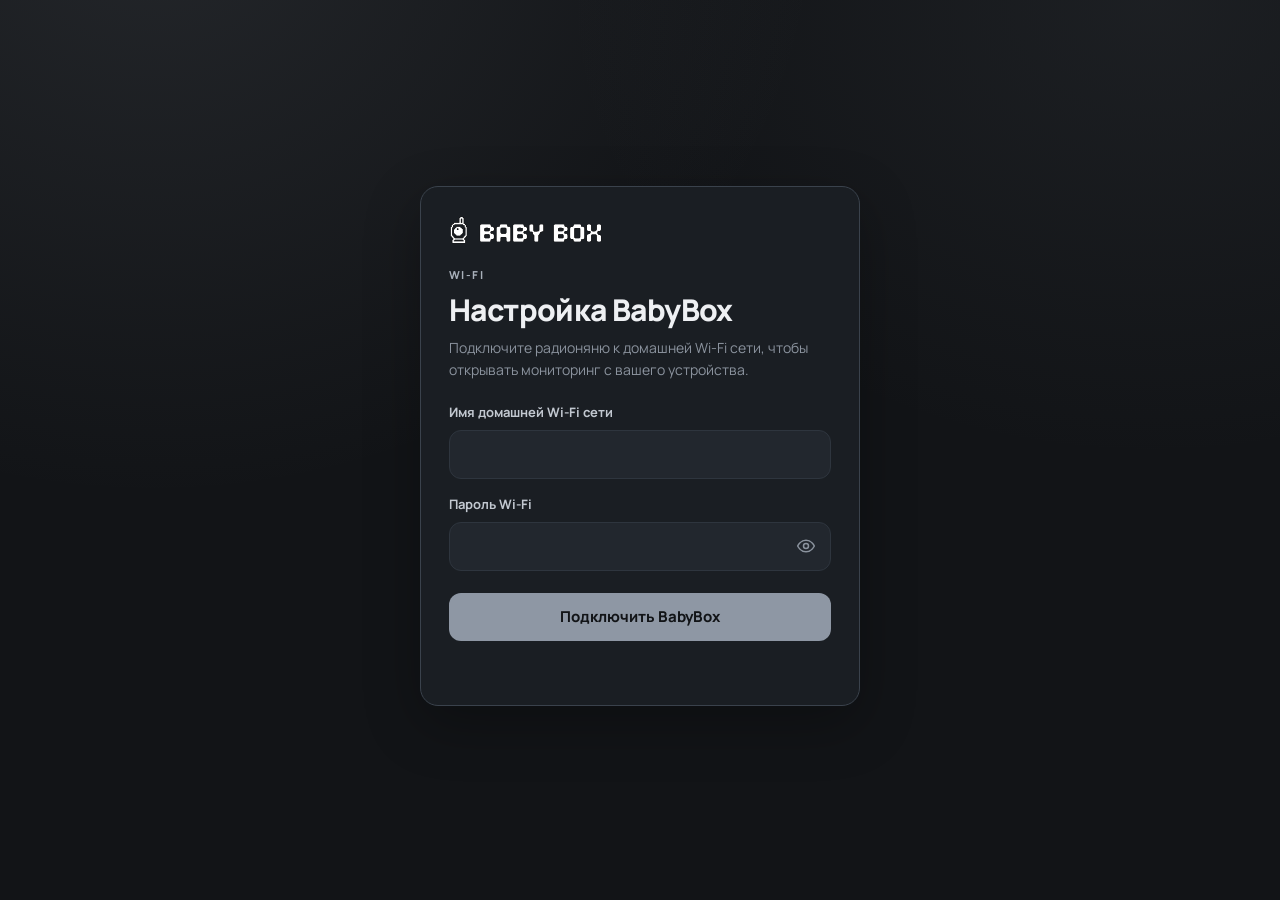
<file: monitor/templates/wifi_setup.html>
<!doctype html>
<html lang="ru">
<head>
  <meta charset="utf-8">
  <meta name="viewport" content="width=device-width, initial-scale=1">
  <meta name="theme-color" content="#121417">
  <title>Настройка BabyBox</title>
  <link rel="icon" href="../img/favicon.svg" type="image/svg+xml">
  <link rel="preconnect" href="https://fonts.googleapis.com">
  <link rel="preconnect" href="https://fonts.gstatic.com" crossorigin>
  <link href="https://fonts.googleapis.com/css2?family=Manrope:wght@400;500;600;700;800&display=swap" rel="stylesheet">
  <style>
    :root {
      color-scheme: dark;
      --page: #121417;
      --panel: #1a1e23;
      --panel-soft: #22272e;
      --panel-hover: #2a3038;
      --border: #2e353e;
      --line-soft: #3a424c;
      --text: #eef0f3;
      --muted: #8b939e;
      --accent: #b0b8c4;
      --btn-primary: #8e97a4;
      --btn-primary-hover: #a0a8b4;
      --glow-a: 160 168 180;
      --glow-b: 120 128 138;
      --shadow: 0 18px 55px rgb(0 0 0 / 28%);
      --font: "Manrope", "Segoe UI", sans-serif;
    }

    * { box-sizing: border-box; }

    body {
      margin: 0;
      min-width: 320px;
      min-height: 100vh;
      min-height: 100dvh;
      display: grid;
      place-items: center;
      padding: 28px 20px 36px;
      background:
        radial-gradient(ellipse at 12% -10%, rgb(var(--glow-a) / 12%), transparent 42%),
        radial-gradient(ellipse at 90% 0%, rgb(var(--glow-b) / 10%), transparent 36%),
        var(--page);
      color: var(--text);
      font-family: var(--font);
      font-size: 15px;
      line-height: 1.45;
    }

    button, input, select { font: inherit; }
    button { color: inherit; cursor: pointer; }
    button:focus-visible,
    input:focus-visible {
      outline: 2px solid var(--accent);
      outline-offset: 3px;
    }

    .card {
      width: 100%;
      max-width: 440px;
      padding: 28px;
      border: 1px solid var(--line-soft);
      border-radius: 18px;
      background: var(--panel);
      box-shadow: var(--shadow);
    }

    .brand-logo {
      display: block;
      height: 30px;
      width: auto;
      margin: 0 0 22px;
    }

    .card-eyebrow {
      margin: 0 0 10px;
      color: #a8b0ba;
      font-size: 11px;
      font-weight: 750;
      letter-spacing: 1.4px;
      text-transform: uppercase;
    }

    h1 {
      margin: 0 0 10px;
      font-size: clamp(24px, 5vw, 30px);
      font-weight: 800;
      letter-spacing: -.6px;
      line-height: 1.15;
    }

    .lead {
      margin: 0 0 22px;
      color: var(--muted);
      font-size: 14px;
      line-height: 1.55;
    }

    label {
      display: block;
      margin: 0 0 8px;
      color: #c2c8d0;
      font-size: 13px;
      font-weight: 700;
    }

    .field { margin-bottom: 16px; }

    .password-field {
      position: relative;
    }

    input {
      width: 100%;
      min-height: 46px;
      padding: 12px 14px;
      border: 1px solid var(--border);
      border-radius: 12px;
      background: var(--panel-soft);
      color: var(--text);
      font-size: 16px;
      transition: border-color .18s, background .18s;
    }

    .password-field input {
      padding-right: 48px;
    }

    input:hover {
      border-color: #4a5360;
      background: var(--panel-hover);
    }

    input:focus {
      border-color: #6b7380;
      background: var(--panel-hover);
    }

    .password-toggle {
      position: absolute;
      top: 50%;
      right: 6px;
      width: 38px;
      height: 38px;
      display: grid;
      place-items: center;
      border: 0;
      border-radius: 10px;
      background: transparent;
      color: var(--muted);
      transform: translateY(-50%);
      transition: color .18s, background .18s;
    }

    .password-toggle:hover {
      color: var(--text);
      background: rgb(255 255 255 / 6%);
    }

    .password-toggle svg {
      width: 20px;
      height: 20px;
      fill: none;
      stroke: currentColor;
      stroke-width: 1.8;
      stroke-linecap: round;
      stroke-linejoin: round;
    }

    .password-toggle .icon-hide { display: none; }
    .password-toggle.is-shown .icon-show { display: none; }
    .password-toggle.is-shown .icon-hide { display: block; }

    button[type="submit"] {
      width: 100%;
      min-height: 48px;
      margin-top: 6px;
      padding: 12px 16px;
      border: 0;
      border-radius: 12px;
      background: var(--btn-primary);
      color: #121417;
      font-size: 15px;
      font-weight: 750;
      transition: background .18s, transform .15s, opacity .18s;
    }

    button[type="submit"]:hover:not(:disabled) {
      background: var(--btn-primary-hover);
    }

    button[type="submit"]:active:not(:disabled) {
      transform: translateY(1px);
    }

    button[type="submit"]:disabled {
      opacity: .55;
      cursor: wait;
    }

    #message {
      margin: 18px 0 0;
      min-height: 1.4em;
      color: #c2c8d0;
      font-size: 13px;
      font-weight: 600;
      line-height: 1.5;
      overflow-wrap: anywhere;
    }

    @media (max-width: 640px) {
      body {
        align-items: stretch;
        padding: 16px 14px 24px;
      }

      .card {
        max-width: none;
        padding: 20px 16px;
        border-radius: 16px;
      }

      .brand-logo {
        height: 24px;
        margin-bottom: 18px;
      }

      h1 { font-size: 24px; }

      .lead { margin-bottom: 18px; font-size: 13px; }

      input { min-height: 48px; }

      button[type="submit"] {
        min-height: 50px;
        font-size: 15px;
      }
    }

    @media (max-width: 380px) {
      .card { padding: 18px 14px; }
      h1 { font-size: 22px; }
      .brand-logo { height: 22px; }
    }
  </style>
</head>
<body>
  <main class="card">
    <img class="brand-logo" src="../img/logo_white.svg" alt="BabyBox" width="160" height="31">
    <p class="card-eyebrow">Wi-Fi</p>
    <h1>Настройка BabyBox</h1>
    <p class="lead">Подключите радионяню к домашней Wi-Fi сети, чтобы открывать мониторинг с вашего устройства.</p>

    <form id="wifiForm">
      <div class="field">
        <label for="ssid">Имя домашней Wi-Fi сети</label>
        <input id="ssid" name="ssid" type="text"
               autocomplete="off"
               required
               maxlength="32">
      </div>

      <div class="field">
        <label for="password">Пароль Wi-Fi</label>
        <div class="password-field">
          <input id="password" name="password" type="password"
                 autocomplete="current-password"
                 maxlength="63">
          <button class="password-toggle" id="passwordToggle" type="button"
                  aria-label="Показать пароль" aria-pressed="false" title="Показать пароль">
            <svg class="icon-show" viewBox="0 0 24 24" aria-hidden="true">
              <path d="M2 12s3.5-7 10-7 10 7 10 7-3.5 7-10 7S2 12 2 12Z"/>
              <circle cx="12" cy="12" r="3"/>
            </svg>
            <svg class="icon-hide" viewBox="0 0 24 24" aria-hidden="true">
              <path d="M3 3l18 18M10.7 10.7A3 3 0 0 0 12 15a3 3 0 0 0 2.3-1.3M9.9 5.1A11.4 11.4 0 0 1 12 5c6.5 0 10 7 10 7a18.4 18.4 0 0 1-4.2 4.6M6.1 6.1A18.5 18.5 0 0 0 2 12s3.5 7 10 7a11.6 11.6 0 0 0 4-.7"/>
            </svg>
          </button>
        </div>
      </div>

      <button type="submit" id="connectBtn">Подключить BabyBox</button>
    </form>

    <p id="message" role="status"></p>
  </main>

  <script>
    const ssidInput = document.getElementById('ssid');
    const passwordInput = document.getElementById('password');
    const passwordToggle = document.getElementById('passwordToggle');
    const message = document.getElementById('message');
    const connectBtn = document.getElementById('connectBtn');

    passwordToggle.addEventListener('click', () => {
      const shown = passwordInput.type === 'password';
      passwordInput.type = shown ? 'text' : 'password';
      passwordToggle.classList.toggle('is-shown', shown);
      passwordToggle.setAttribute('aria-pressed', shown ? 'true' : 'false');
      passwordToggle.setAttribute('aria-label', shown ? 'Скрыть пароль' : 'Показать пароль');
      passwordToggle.title = shown ? 'Скрыть пароль' : 'Показать пароль';
    });

    document.getElementById('wifiForm').addEventListener('submit', async event => {
      event.preventDefault();

      const ssid = ssidInput.value.trim();
      if (!ssid) {
        message.textContent = 'Введите имя Wi-Fi сети.';
        return;
      }

      connectBtn.disabled = true;
      message.textContent = 'Сохраняем настройки и подключаемся…';

      try {
        const response = await fetch('/wifi/connect', {
          method: 'POST',
          headers: { 'Content-Type': 'application/json' },
          body: JSON.stringify({
            ssid: ssid,
            password: passwordInput.value
          })
        });

        const data = await response.json();
        if (!response.ok) throw new Error(data.error || 'Не удалось подключиться');

        message.textContent = data.message || 'Настройки приняты. Подключитесь к домашней Wi-Fi.';
        connectBtn.disabled = true;
      } catch (error) {
        message.textContent = 'Ошибка: ' + error.message;
        connectBtn.disabled = false;
      }
    });
  </script>
</body>
</html>
</file>
